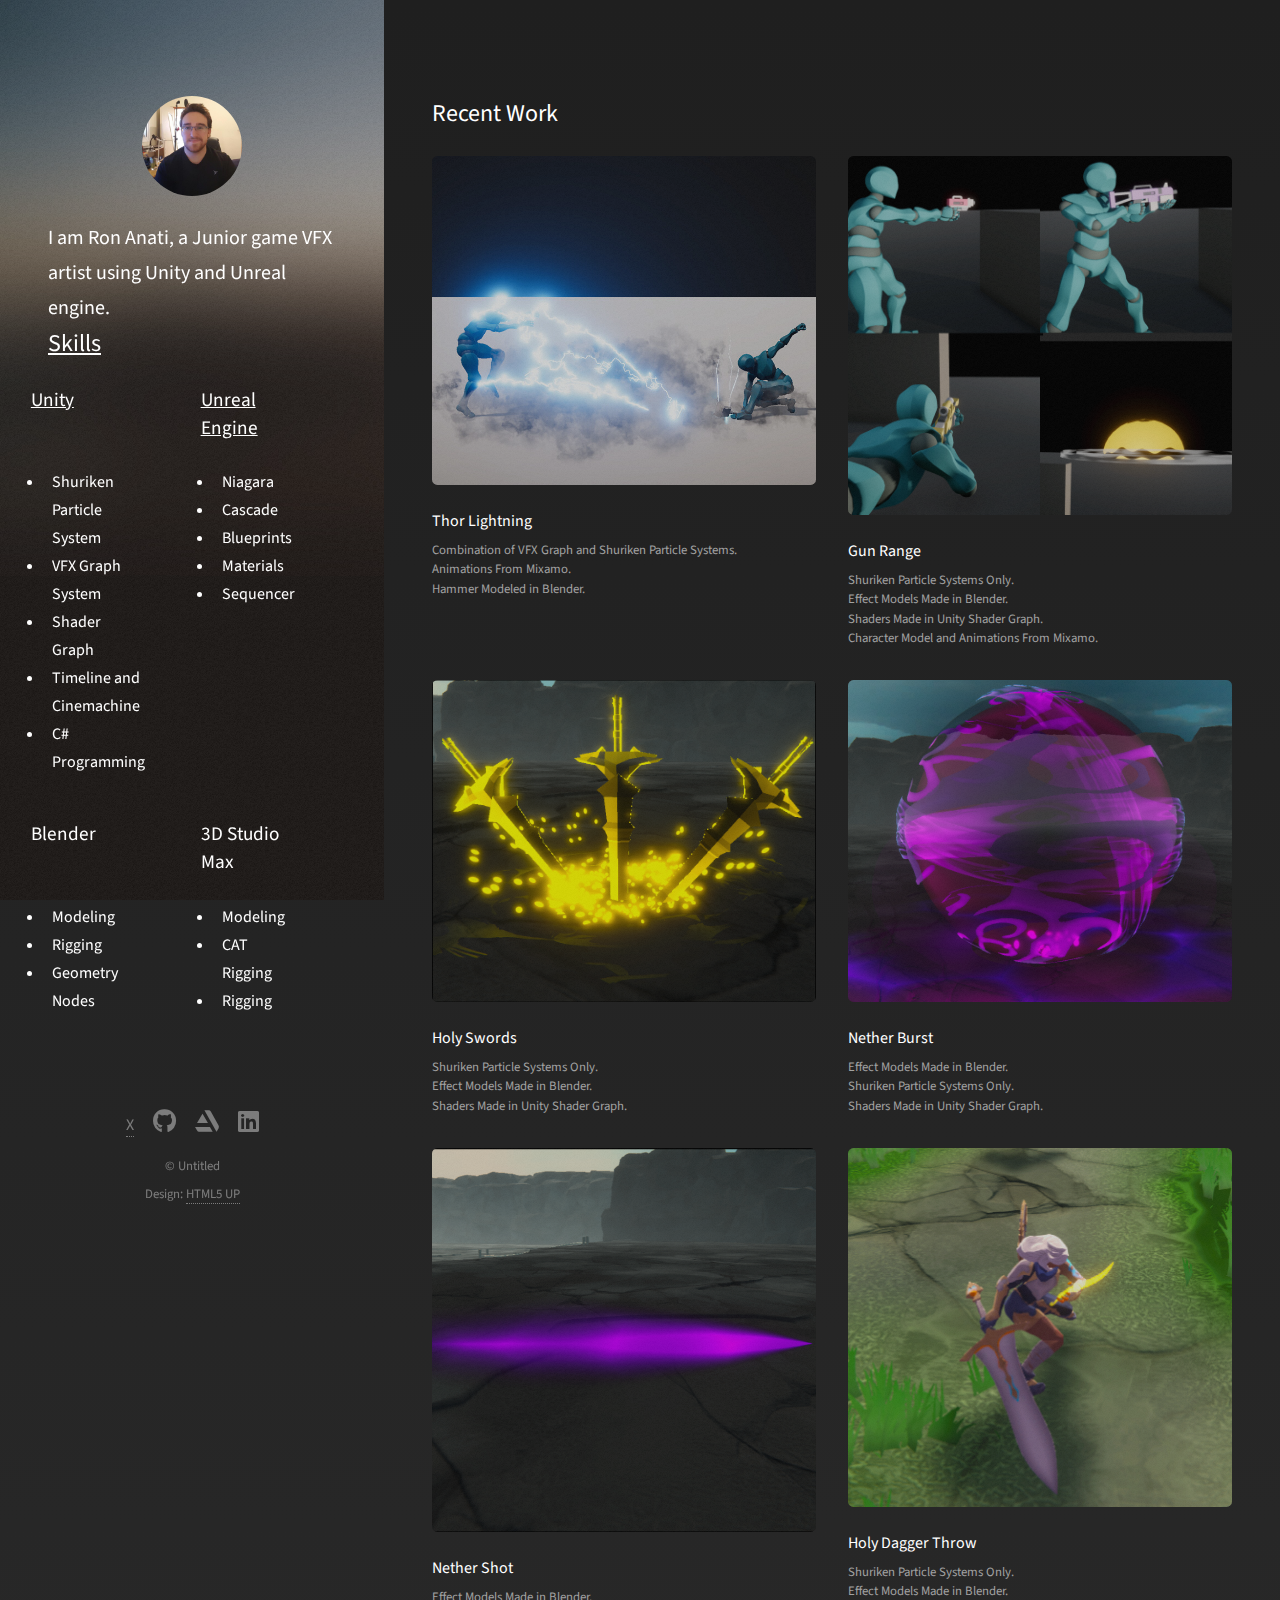
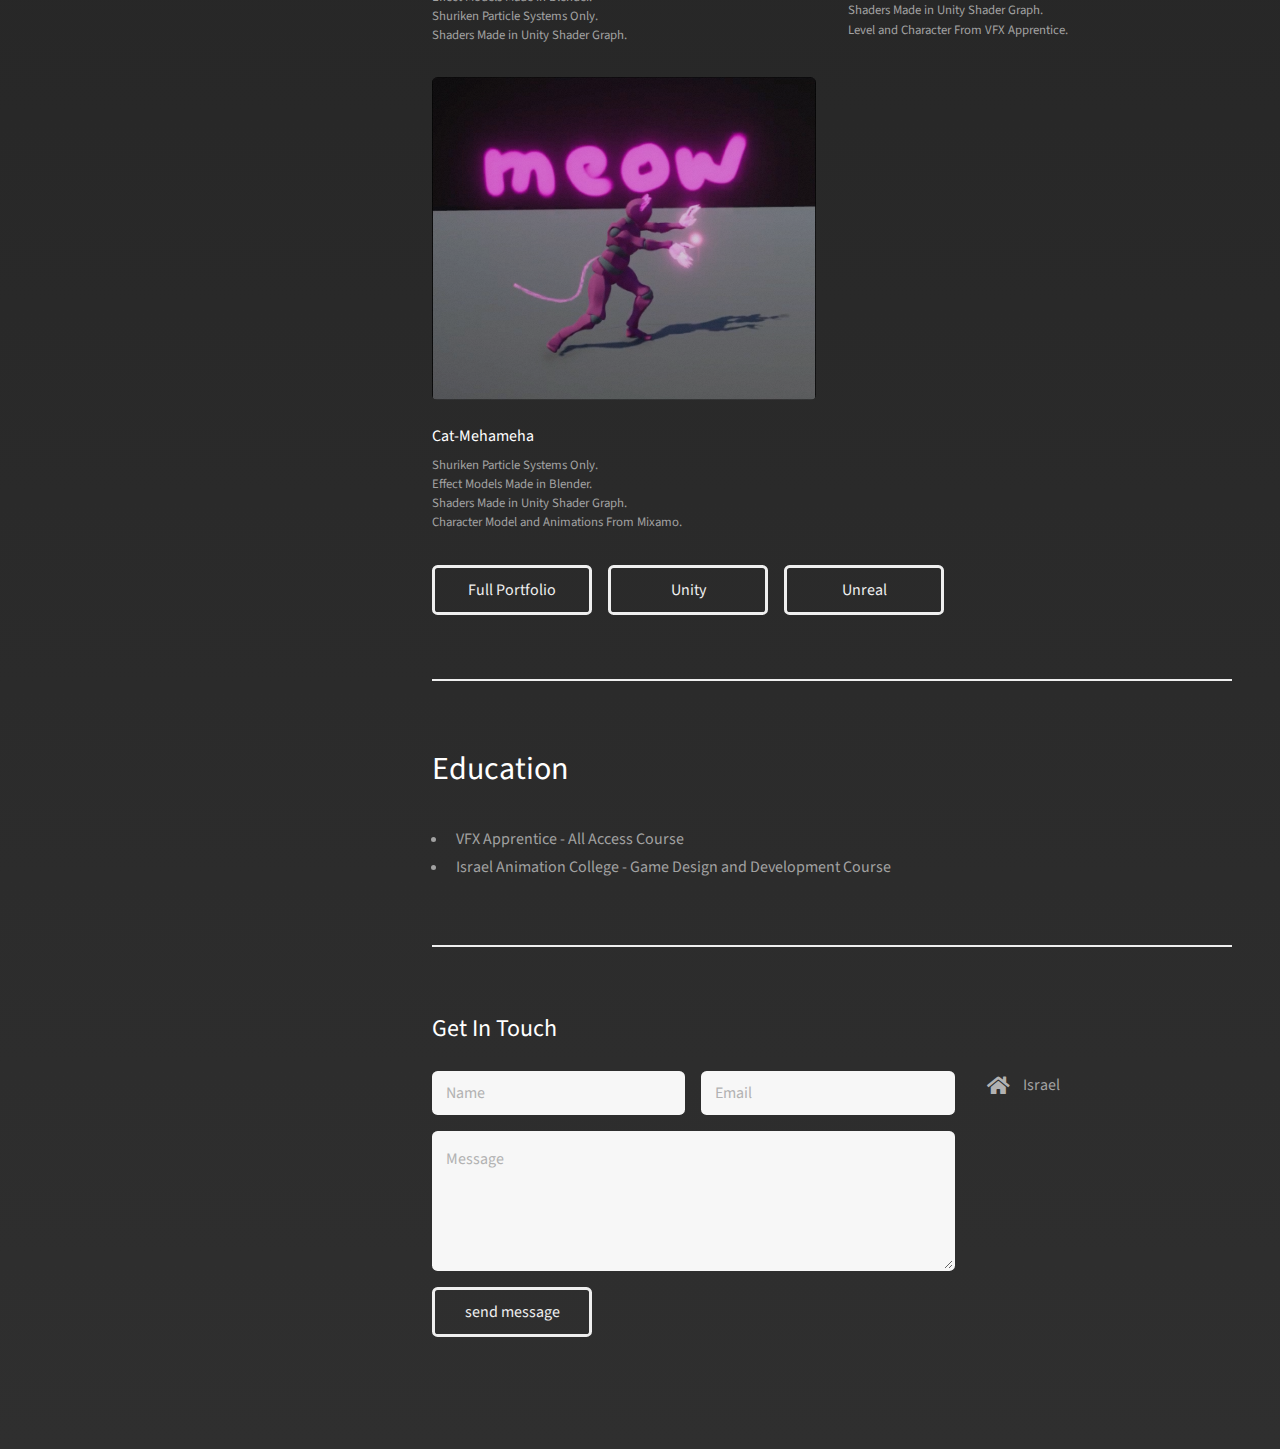
<file: index.html>
<!DOCTYPE HTML>
<!--
	Strata by HTML5 UP
	html5up.net | @ajlkn
	Free for personal and commercial use under the CCA 3.0 license (html5up.net/license)
-->
<html>
	<head>
		<title>Ron Anati's Portfolio</title>
		<meta charset="utf-8" />
		<meta name="viewport" content="width=device-width, initial-scale=1, user-scalable=no" />
		<link rel="stylesheet" href="personalsite/static/assets/css/main.css" />
	</head>
	<body class="is-preload">

		<!-- Header -->
			<header id="header">
				<div class="inner">
					<a href="#" class="image avatar"><img src="personalsite/static/images/ProfilePic.jpeg" alt="" /></a>
					<h1 align=left>I am Ron Anati, a Junior game VFX artist<br />
					using Unity and Unreal engine.</h1>
				</div>
				<h2 align=left><ins><strong> Skills </strong></ins></h2>
<!-- 				<span class="skill-list">
					<h3 align=left> Unity </h3>
					<h3 class=unreal-skills align=left> Unreal Engine </h3>
				</span>
				<span>
					<ul class="Unity">
						<li> Shuriken Particle System </li>
						<li> VFX Graph Systems </li>
						<li> Shader Graph </li>
						<li> Timeline and Cinemachine </li>
						<li> C# Programming </li>
					</ul>
					<ul class="Unreal">
						<li> Niagara </li>
						<li> Cascade </li>
						<li> Blueprints </li>
						<li> Materials </li>
						<li> Sequencer </li>
					</ul>
				</span>
				<span class="skill-list">
					<h3 align=left> Blender </h3>
					<h3 class=auto-skills align=left> 3dsMax </h3>
				</span>
				<span class="modeling-list">
					<ul class="Unity">
						<li> Modeling </li>
						<li> Rigging </li>
					</ul>
					<ul class="auto3ds">
						<li> Modeling </li>
						<li> CAT Rigging </li>
					</ul>
				</span> -->
				<table border="1">
					  <tr>
						  
					    <th align=left colspan=2><strong><u>Unity</u></strong></th>
					    <th>	</th>
					    <th align=left colspan=2 ><strong><u>Unreal Engine</u></strong></td>
					    <th>	</th>
					  </tr>
					  <tr>
					    <td colspan="2">
						<ul>
					        <li>Shuriken Particle System</li>
					        <li>VFX Graph System</li>
					        <li>Shader Graph</li>
							<li>Timeline and Cinemachine</li>
							<li>C# Programming</li>
						</ul>
					    </td>
					    <td>
					  
					    </td>
					    <td colspan="2">
						<ul>
					        <li>Niagara</li>
					        <li>Cascade</li>
					        <li>Blueprints</li>
							<li>Materials</li>
							<li>Sequencer</li>
						</ul>
					    <td>
<!-- 					      <ul>
					        <li>Another Item 1</li>
					        <li>Another Item 2</li>
					        <li>Another Item 3</li>
					      </ul> -->
					    </td>
					  </tr>
					  <tr>
						<th align=left colspan=2 >Blender</th>
						<th>	</th>
						<th align=left colspan=2 >3D Studio Max</td>
						<th>	</th>
					  </tr>
					  <tr>
					    <td>
						<ul>
					        <li>Modeling</li>
					        <li>Rigging</li>
							<li>Geometry Nodes</li>
						</ul>
					    </td>
					    <td>
<!-- 					      <ul>
					        <li>List Item 1</li>
					        <li>List Item 2</li>
					        <li>List Item 3</li>
					      </ul> -->
					    </td>
					    <td></td>
					    <td>
					      <ul>
					        <li>Modeling</li>
					        <li>CAT Rigging</li>
					        <li>Rigging</li>
					      </ul>
					    </td>
					  </tr>
					</table>
					
			</header>

		<!-- Main -->
			<div id="main">

				<!-- One -->

					<section id="one">
						<h2>Recent Work</h2>
						<div class="row">
							<article class="col-6 col-12-xsmall work-item">
								<a href="personalsite/static/images/thumbs/thor-thumb.png" class="image fit thumb"><img src="personalsite/static/images/thumbs/thor-thumb.png" alt="" /></a>
								<h3>Thor Lightning</h3>
								<p>
									Combination of VFX Graph and Shuriken Particle Systems. </br>
									Animations From Mixamo.  </br>
									Hammer Modeled in Blender.
									</p>
									</article>
							<article class="col-6 col-12-xsmall work-item">
								<a href="personalsite/static/images/thumbs/gunRangeThumb.png" class="image fit thumb"><img src="personalsite/static/images/thumbs/gunRangeThumb.png" alt="" /></a>
								<h3>Gun Range</h3>
								<p>
									Shuriken Particle Systems Only. </br>
									Effect Models Made in Blender. </br>
									Shaders Made in Unity Shader Graph. </br>
									Character Model and Animations From Mixamo.
								</p>
							</article>
							<article class="col-6 col-12-xsmall work-item">
								<a href="personalsite/static/images/thumbs/holyswords-thumb.png" class="image fit thumb"><img src="personalsite/static/images/thumbs/holyswords-thumb.png" alt="" /></a>
								<h3>Holy Swords</h3>
								<p>
									Shuriken Particle Systems Only. </br>
									Effect Models Made in Blender. </br>
									Shaders Made in Unity Shader Graph.
								</p>
							</article>
							<article class="col-6 col-12-xsmall work-item">
								<a href="personalsite/static/images/thumbs/netherburst-thumb.png" class="image fit thumb"><img src="personalsite/static/images/thumbs/netherburst-thumb.png" alt="" /></a>
								<h3>Nether Burst</h3>
								<p>
									Effect Models Made in Blender. </br>
									Shuriken Particle Systems Only. </br>
									Shaders Made in Unity Shader Graph.
								</p>
							</article>
							<article class="col-6 col-12-xsmall work-item">
								<a href="personalsite/static/images/thumbs/nethershot-thumb.png" class="image fit thumb"><img src="personalsite/static/images/thumbs/nethershot-thumb.png" alt="" /></a>
								<h3>Nether Shot</h3>
								<p>
									Effect Models Made in Blender. </br>
									Shuriken Particle Systems Only. </br>
									Shaders Made in Unity Shader Graph.
								</p>
							<article class="col-6 col-12-xsmall work-item">
							</article>
								<a href="personalsite/static/images/thumbs/catmehameha-thumb.png" class="image fit thumb"><img src="personalsite/static/images/thumbs/catmehameha-thumb.png" alt="" /></a>
								<h3>Cat-Mehameha</h3>
								<p>
									Shuriken Particle Systems Only. </br>
									Effect Models Made in Blender. </br>
									Shaders Made in Unity Shader Graph. </br>
									Character Model and Animations From Mixamo.
								</p>
							</article>
							<article class="col-6 col-12-xsmall work-item">
								<a href="personalsite/static/images/thumbs/HolyDagger.png" class="image fit thumb"><img src="personalsite/static/images/thumbs/HolyDagger.png" alt="" /></a>
								<h3>Holy Dagger Throw</h3>
								<p>
									Shuriken Particle Systems Only. </br>
									Effect Models Made in Blender. </br>
									Shaders Made in Unity Shader Graph. </br>
									Level and Character From VFX Apprentice.
								</p>
							</article>
<!-- 							<article class="col-6 col-12-xsmall work-item">
								<a href="personalsite/static/images/thumbs/01.jpg class="image fit thumb"><img src="personalsite/static/images/thumbs/01.jpg" alt="" /></a>
								<h3></h3>
								<p>
								</p>
							</article> -->
						</div>
						<ul class="actions">
							<li><a href="#" class="button">Full Portfolio</a></li>
							<li><a href="#" class="button">Unity</a></li>
							<li><a href="#" class="button">Unreal</a></li>
						</ul>
					</section>
					<section id="Two">
						<header class="major">
							<h2>Education</h2>
						</header>
						<p>
							<ul>
								<li> VFX Apprentice - All Access Course </li>
								<li> Israel Animation College - Game Design and Development Course </li>
								</ul>
								</p>
								</section>
					

				<!-- Three -->
					<section id="three">
						<h2>Get In Touch</h2>
						<div class="row">
							<div class="col-8 col-12-small">
								<form method="post" action="mailto:r2g2fx@gmail.com" enctype="text/plain">
									<div class="row gtr-uniform gtr-50">
										<div class="col-6 col-12-xsmall"><input type="text" name="name" id="name" placeholder="Name" /></div>
										<div class="col-6 col-12-xsmall"><input type="email" name="email" id="email" placeholder="Email" /></div>
										<div class="col-12"><textarea name="message" id="message" placeholder="Message" rows="4"></textarea></div>
										<ul class="actions">
											<li><input type="submit" value="send message" /></li>
										</ul>
									</div>
								</form>
							</div>
							<div class="col-4 col-12-small">
								<ul class="labeled-icons">
									<li>
										<h3 class="icon solid fa-home"><span class="label">Address</span></h3>
										Israel
									</li>
<!-- 									<li>
										<h3 class="icon solid fa-mobile-alt"><span class="label">Phone</span></h3>
										054-532-5601
									</li> -->
<!-- 									<li>
										<h3 class="icon solid fa-envelope"><span class="label">Email</span></h3>
										<a href="#">ron@anatifamily.com</a>
									</li> -->
								</ul>
							</div>
						</div>
					</section>

				<!-- Four -->
				<!--
					<section id="four">
						<h2>Elements</h2>

						<section>
							<h4>Text</h4>
							<p>This is <b>bold</b> and this is <strong>strong</strong>. This is <i>italic</i> and this is <em>emphasized</em>.
							This is <sup>superscript</sup> text and this is <sub>subscript</sub> text.
							This is <u>underlined</u> and this is code: <code>for (;;) { ... }</code>. Finally, <a href="#">this is a link</a>.</p>
							<hr />
							<header>
								<h4>Heading with a Subtitle</h4>
								<p>Lorem ipsum dolor sit amet nullam id egestas urna aliquam</p>
							</header>
							<p>Nunc lacinia ante nunc ac lobortis. Interdum adipiscing gravida odio porttitor sem non mi integer non faucibus ornare mi ut ante amet placerat aliquet. Volutpat eu sed ante lacinia sapien lorem accumsan varius montes viverra nibh in adipiscing blandit tempus accumsan.</p>
							<header>
								<h5>Heading with a Subtitle</h5>
								<p>Lorem ipsum dolor sit amet nullam id egestas urna aliquam</p>
							</header>
							<p>Nunc lacinia ante nunc ac lobortis. Interdum adipiscing gravida odio porttitor sem non mi integer non faucibus ornare mi ut ante amet placerat aliquet. Volutpat eu sed ante lacinia sapien lorem accumsan varius montes viverra nibh in adipiscing blandit tempus accumsan.</p>
							<hr />
							<h2>Heading Level 2</h2>
							<h3>Heading Level 3</h3>
							<h4>Heading Level 4</h4>
							<h5>Heading Level 5</h5>
							<h6>Heading Level 6</h6>
							<hr />
							<h5>Blockquote</h5>
							<blockquote>Fringilla nisl. Donec accumsan interdum nisi, quis tincidunt felis sagittis eget tempus euismod. Vestibulum ante ipsum primis in faucibus vestibulum. Blandit adipiscing eu felis iaculis volutpat ac adipiscing accumsan faucibus. Vestibulum ante ipsum primis in faucibus lorem ipsum dolor sit amet nullam adipiscing eu felis.</blockquote>
							<h5>Preformatted</h5>
							<pre><code>i = 0;

while (!deck.isInOrder()) {
print 'Iteration ' + i;
deck.shuffle();
i++;
}

print 'It took ' + i + ' iterations to sort the deck.';</code></pre>
						</section>

						<section>
							<h4>Lists</h4>
							<div class="row">
								<div class="col-6 col-12-xsmall">
									<h5>Unordered</h5>
									<ul>
										<li>Dolor pulvinar etiam magna etiam.</li>
										<li>Sagittis adipiscing lorem eleifend.</li>
										<li>Felis enim feugiat dolore viverra.</li>
									</ul>
									<h5>Alternate</h5>
									<ul class="alt">
										<li>Dolor pulvinar etiam magna etiam.</li>
										<li>Sagittis adipiscing lorem eleifend.</li>
										<li>Felis enim feugiat dolore viverra.</li>
									</ul>
								</div>
								<div class="col-6 col-12-xsmall">
									<h5>Ordered</h5>
									<ol>
										<li>Dolor pulvinar etiam magna etiam.</li>
										<li>Etiam vel felis at lorem sed viverra.</li>
										<li>Felis enim feugiat dolore viverra.</li>
										<li>Dolor pulvinar etiam magna etiam.</li>
										<li>Etiam vel felis at lorem sed viverra.</li>
										<li>Felis enim feugiat dolore viverra.</li>
									</ol>
									<h5>Icons</h5>
									<ul class="icons">
										<li><a href="#" class="icon brands fa-twitter"><span class="label">Twitter</span></a></li>
										<li><a href="#" class="icon brands fa-facebook-f"><span class="label">Facebook</span></a></li>
										<li><a href="#" class="icon brands fa-instagram"><span class="label">Instagram</span></a></li>
										<li><a href="#" class="icon brands fa-github"><span class="label">Github</span></a></li>
										<li><a href="#" class="icon brands fa-dribbble"><span class="label">Dribbble</span></a></li>
										<li><a href="#" class="icon brands fa-tumblr"><span class="label">Tumblr</span></a></li>
									</ul>
								</div>
							</div>
							<h5>Actions</h5>
							<ul class="actions">
								<li><a href="#" class="button primary">Default</a></li>
								<li><a href="#" class="button">Default</a></li>
							</ul>
							<ul class="actions small">
								<li><a href="#" class="button primary small">Small</a></li>
								<li><a href="#" class="button small">Small</a></li>
							</ul>
							<div class="row">
								<div class="col-6 col-12-small">
									<ul class="actions stacked">
										<li><a href="#" class="button primary">Default</a></li>
										<li><a href="#" class="button">Default</a></li>
									</ul>
								</div>
								<div class="col-6 col-12-small">
									<ul class="actions stacked">
										<li><a href="#" class="button primary small">Small</a></li>
										<li><a href="#" class="button small">Small</a></li>
									</ul>
								</div>
								<div class="col-6 col-12-small">
									<ul class="actions stacked">
										<li><a href="#" class="button primary fit">Default</a></li>
										<li><a href="#" class="button fit">Default</a></li>
									</ul>
								</div>
								<div class="col-6 col-12-small">
									<ul class="actions stacked">
										<li><a href="#" class="button primary small fit">Small</a></li>
										<li><a href="#" class="button small fit">Small</a></li>
									</ul>
								</div>
							</div>
						</section>

						<section>
							<h4>Table</h4>
							<h5>Default</h5>
							<div class="table-wrapper">
								<table>
									<thead>
										<tr>
											<th>Name</th>
											<th>Description</th>
											<th>Price</th>
										</tr>
									</thead>
									<tbody>
										<tr>
											<td>Item One</td>
											<td>Ante turpis integer aliquet porttitor.</td>
											<td>29.99</td>
										</tr>
										<tr>
											<td>Item Two</td>
											<td>Vis ac commodo adipiscing arcu aliquet.</td>
											<td>19.99</td>
										</tr>
										<tr>
											<td>Item Three</td>
											<td> Morbi faucibus arcu accumsan lorem.</td>
											<td>29.99</td>
										</tr>
										<tr>
											<td>Item Four</td>
											<td>Vitae integer tempus condimentum.</td>
											<td>19.99</td>
										</tr>
										<tr>
											<td>Item Five</td>
											<td>Ante turpis integer aliquet porttitor.</td>
											<td>29.99</td>
										</tr>
									</tbody>
									<tfoot>
										<tr>
											<td colspan="2"></td>
											<td>100.00</td>
										</tr>
									</tfoot>
								</table>
							</div>

							<h5>Alternate</h5>
							<div class="table-wrapper">
								<table class="alt">
									<thead>
										<tr>
											<th>Name</th>
											<th>Description</th>
											<th>Price</th>
										</tr>
									</thead>
									<tbody>
										<tr>
											<td>Item One</td>
											<td>Ante turpis integer aliquet porttitor.</td>
											<td>29.99</td>
										</tr>
										<tr>
											<td>Item Two</td>
											<td>Vis ac commodo adipiscing arcu aliquet.</td>
											<td>19.99</td>
										</tr>
										<tr>
											<td>Item Three</td>
											<td> Morbi faucibus arcu accumsan lorem.</td>
											<td>29.99</td>
										</tr>
										<tr>
											<td>Item Four</td>
											<td>Vitae integer tempus condimentum.</td>
											<td>19.99</td>
										</tr>
										<tr>
											<td>Item Five</td>
											<td>Ante turpis integer aliquet porttitor.</td>
											<td>29.99</td>
										</tr>
									</tbody>
									<tfoot>
										<tr>
											<td colspan="2"></td>
											<td>100.00</td>
										</tr>
									</tfoot>
								</table>
							</div>
						</section>

						<section>
							<h4>Buttons</h4>
							<ul class="actions">
								<li><a href="#" class="button primary">Primary</a></li>
								<li><a href="#" class="button">Default</a></li>
							</ul>
							<ul class="actions">
								<li><a href="#" class="button large">Large</a></li>
								<li><a href="#" class="button">Default</a></li>
								<li><a href="#" class="button small">Small</a></li>
							</ul>
							<ul class="actions fit">
								<li><a href="#" class="button primary fit">Fit</a></li>
								<li><a href="#" class="button fit">Fit</a></li>
							</ul>
							<ul class="actions fit small">
								<li><a href="#" class="button primary fit small">Fit + Small</a></li>
								<li><a href="#" class="button fit small">Fit + Small</a></li>
							</ul>
							<ul class="actions">
								<li><a href="#" class="button primary icon solid fa-download">Icon</a></li>
								<li><a href="#" class="button icon solid fa-download">Icon</a></li>
							</ul>
							<ul class="actions">
								<li><span class="button primary disabled">Primary</span></li>
								<li><span class="button disabled">Default</span></li>
							</ul>
						</section>

						<section>
							<h4>Form</h4>
							<form method="post" action="#">
								<div class="row gtr-uniform gtr-50">
									<div class="col-6 col-12-xsmall">
										<input type="text" name="demo-name" id="demo-name" value="" placeholder="Name" />
									</div>
									<div class="col-6 col-12-xsmall">
										<input type="email" name="demo-email" id="demo-email" value="" placeholder="Email" />
									</div>
									<div class="col-12">
										<select name="demo-category" id="demo-category">
											<option value="">- Category -</option>
											<option value="1">Manufacturing</option>
											<option value="1">Shipping</option>
											<option value="1">Administration</option>
											<option value="1">Human Resources</option>
										</select>
									</div>
									<div class="col-4 col-12-small">
										<input type="radio" id="demo-priority-low" name="demo-priority" checked>
										<label for="demo-priority-low">Low Priority</label>
									</div>
									<div class="col-4 col-12-small">
										<input type="radio" id="demo-priority-normal" name="demo-priority">
										<label for="demo-priority-normal">Normal Priority</label>
									</div>
									<div class="col-4 col-12-small">
										<input type="radio" id="demo-priority-high" name="demo-priority">
										<label for="demo-priority-high">High Priority</label>
									</div>
									<div class="col-6 col-12-small">
										<input type="checkbox" id="demo-copy" name="demo-copy">
										<label for="demo-copy">Email me a copy of this message</label>
									</div>
									<div class="col-6 col-12-small">
										<input type="checkbox" id="demo-human" name="demo-human" checked>
										<label for="demo-human">I am a human and not a robot</label>
									</div>
									<div class="col-12">
										<textarea name="demo-message" id="demo-message" placeholder="Enter your message" rows="6"></textarea>
									</div>
									<div class="col-12">
										<ul class="actions">
											<li><input type="submit" value="Send Message" class="primary" /></li>
											<li><input type="reset" value="Reset" /></li>
										</ul>
									</div>
								</div>
							</form>
						</section>

						<section>
							<h4>Image</h4>
							<h5>Fit</h5>
							<div class="box alt">
								<div class="row gtr-50 gtr-uniform">
									<div class="col-12"><span class="image fit"><img src="personalsite/static/images/fulls/nethershot-thumb.png" alt="" /></span></div>
									<div class="col-4"><span class="image fit"><img src="personalsite/static/images/thumbs/catmehameha-thumb.png" alt="" /></span></div>
									<div class="col-4"><span class="image fit"><img src="personalsite/static/images/thumbs/thor-thumb.png" alt="" /></span></div>
									<div class="col-4"><span class="image fit"><img src="personalsite/static/images/thumbs/holyswords-thumb.png" alt="" /></span></div>
									<div class="col-4"><span class="image fit"><img src="personalsite/static/images/thumbs/netherburst-thumb.png" alt="" /></span></div>
									<div class="col-4"><span class="image fit"><img src="personalsite/static/images/thumbs/nethershot-thumb.png" alt="" /></span></div>
									<div class="col-4"><span class="image fit"><img src="personalsite/static/images/thumbs/HolyDagger.png" alt="" /></span></div>
									<div class="col-4"><span class="image fit"><img src="personalsite/static/images/thumbs/holyswords-thumb.png" alt="" /></span></div>
									<div class="col-4"><span class="image fit"><img src="personalsite/static/images/thumbs/thor-thumb.png" alt="" /></span></div>
									<div class="col-4"><span class="image fit"><img src="personalsite/static/images/thumbs/cat-mehameha.png" alt="" /></span></div>

								</div>
							</div>
							<h5>Left &amp; Right</h5>
							<p><span class="image left"><img src="personalsite/static/images/avatar.jpg" alt="" /></span>Fringilla nisl. Donec accumsan interdum nisi, quis tincidunt felis sagittis eget. tempus euismod. Vestibulum ante ipsum primis in faucibus vestibulum. Blandit adipiscing eu felis iaculis volutpat ac adipiscing accumsan eu faucibus. Integer ac pellentesque praesent tincidunt felis sagittis eget. tempus euismod. Vestibulum ante ipsum primis in faucibus vestibulum. Blandit adipiscing eu felis iaculis volutpat ac adipiscing accumsan eu faucibus. Integer ac pellentesque praesent. Donec accumsan interdum nisi, quis tincidunt felis sagittis eget. tempus euismod. Vestibulum ante ipsum primis in faucibus vestibulum. Blandit adipiscing eu felis iaculis volutpat ac adipiscing accumsan eu faucibus. Integer ac pellentesque praesent tincidunt felis sagittis eget. tempus euismod. Vestibulum ante ipsum primis in faucibus vestibulum. Blandit adipiscing eu felis iaculis volutpat ac adipiscing accumsan eu faucibus. Integer ac pellentesque praesent.</p>
							<p><span class="image right"><img src="personalsite/static/images/avatar.jpg" alt="" /></span>Fringilla nisl. Donec accumsan interdum nisi, quis tincidunt felis sagittis eget. tempus euismod. Vestibulum ante ipsum primis in faucibus vestibulum. Blandit adipiscing eu felis iaculis volutpat ac adipiscing accumsan eu faucibus. Integer ac pellentesque praesent tincidunt felis sagittis eget. tempus euismod. Vestibulum ante ipsum primis in faucibus vestibulum. Blandit adipiscing eu felis iaculis volutpat ac adipiscing accumsan eu faucibus. Integer ac pellentesque praesent. Donec accumsan interdum nisi, quis tincidunt felis sagittis eget. tempus euismod. Vestibulum ante ipsum primis in faucibus vestibulum. Blandit adipiscing eu felis iaculis volutpat ac adipiscing accumsan eu faucibus. Integer ac pellentesque praesent tincidunt felis sagittis eget. tempus euismod. Vestibulum ante ipsum primis in faucibus vestibulum. Blandit adipiscing eu felis iaculis volutpat ac adipiscing accumsan eu faucibus. Integer ac pellentesque praesent.</p>
						</section>

					</section>
				-->

			</div>

		<!-- Footer -->
			<footer id="footer">
				<div class="inner">
					<ul class="icons">
						<li><a href="https://twitter.com/ViceWolf200" i class="fa-brands fa-square-x-twitter"><span class="label">X</span></a></i></li>
						<li><a href="https://github.com/RGA2019" class="icon brands fa-github"><span class="label">Github</span></a></li>
						<li><i><a href="https://www.artstation.com/r2g2" class="icon brands fa-artstation"><span class="label">Artstation</span></a></i></li>
						<li><i><a href="https://www.linkedin.com/in/ron-anati-89a903211" class="icon brands fa-linkedin"><span class="label">Linkedin</span></a></i></li>
					</ul>
					<ul class="copyright">
						<li>&copy; Untitled</li><li>Design: <a href="http://html5up.net">HTML5 UP</a></li>
					</ul>
				</div>
			</footer>

		<!-- Scripts -->
			<script src="personalsite/static/assets/js/jquery.min.js"></script>
			<script src="personalsite/static/assets/js/jquery.poptrox.min.js"></script>
			<script src="personalsite/static/assets/js/browser.min.js"></script>
			<script src="personalsite/static/assets/js/breakpoints.min.js"></script>
			<script src="personalsite/static/assets/js/util.js"></script>
			<script src="personalsite/static/assets/js/main.js"></script>

	</body>
</html>
</file>
<file: personalsite/static/assets/css/main.css>
@import url("fontawesome-all.min.css");
@import url("https://fonts.googleapis.com/css?family=Source+Sans+Pro:400,400italic");

/*
	Strata by HTML5 UP
	html5up.net | @ajlkn
	Free for personal and commercial use under the CCA 3.0 license (html5up.net/license)
*/

html, body, div, span, applet, object,
iframe, h1, h2, h3, h4, h5, h6, p, blockquote,
pre, a, abbr, acronym, address, big, cite,
code, del, dfn, em, img, ins, kbd, q, s, samp,
small, strike, strong, sub, sup, tt, var, b,
u, i, center, dl, dt, dd, ol, ul, li, fieldset,
form, label, legend, table, caption, tbody,
tfoot, thead, tr, th, td, article, aside,
canvas, details, embed, figure, figcaption,
footer, header, hgroup, menu, nav, output, ruby,
section, summary, time, mark, audio, video {
	margin: 0;
	padding: 0;
	border: 0;
	font-size: 100%;
	font: inherit;
	vertical-align: baseline;}

article, aside, details, figcaption, figure,
footer, header, hgroup, menu, nav, section {
	display: block;}

body {
	line-height: 1;
}

ol, ul {
	list-style: none;
}

blockquote, q {
	quotes: none;
}

	blockquote:before, blockquote:after, q:before, q:after {
		content: '';
		content: none;
	}

table {
	border-collapse: collapse;
	border-spacing: 0;
}

body {
	-webkit-text-size-adjust: none;
}

mark {
	background-color: transparent;
	color: inherit;
}

input::-moz-focus-inner {
	border: 0;
	padding: 0;
}

input, select, textarea {
	-moz-appearance: none;
	-webkit-appearance: none;
	-ms-appearance: none;
	appearance: none;
}

ul.Unity{
	display: inline-block;
	text-align: left;
	float: left;
}

ul.Unreal{
	display: inline-block;
	text-align: left;
}

ul.autods{
	display: inline-block;
	text-align: left;
	float: left;
	margin-right: 80px;
}

.skill-list{
	display: flex; 
	justify-content: space-between;
}

.modeling-list{
	display: flex;
	justify-content: space-between;
	
	
}

.unreal-skills{
	margin-right: 70px;
}
.auto-skills{
	margin-right: 120px;
}

.modeling-skills{
	margin-right: 90px;
}





/* Basic */

	html {
		box-sizing: border-box;
	}

	*, *:before, *:after {
		box-sizing: inherit;
	}

	body {
		background: linear-gradient(to bottom,#1f1f1f,#2f2f2f);
	}

		body.is-preload *, body.is-preload *:before, body.is-preload *:after {
			-moz-animation: none !important;
			-webkit-animation: none !important;
			-ms-animation: none !important;
			animation: none !important;
			-moz-transition: none !important;
			-webkit-transition: none !important;
			-ms-transition: none !important;
			transition: none !important;
		}

	body, input, select, textarea {
		color: #a2a2a2;
		font-family: "Source Sans Pro", Helvetica, sans-serif;
		font-size: 16pt;
		font-weight: 400;
		line-height: 1.75em;
	}

	a {
		-moz-transition: color 0.2s ease-in-out, border-color 0.2s ease-in-out;
		-webkit-transition: color 0.2s ease-in-out, border-color 0.2s ease-in-out;
		-ms-transition: color 0.2s ease-in-out, border-color 0.2s ease-in-out;
		transition: color 0.2s ease-in-out, border-color 0.2s ease-in-out;
		border-bottom: dotted 1px;
		color: #49bf9d;
		text-decoration: none;
	}

		a:hover {
			border-bottom-color: transparent;
			color: #49bf9d !important;
			text-decoration: none;
		}

	strong, b {
		color: #787878;
		font-weight: 400;
	}

	em, i {
		font-style: italic;
	}

	p {
		margin: 0 0 2em 0;
	}

	h1, h2, h3, h4, h5, h6 {
		color: #ffffff;
		font-weight: 400;
		line-height: 1em;
		margin: 0 0 1em 0;
	}

		h1 a, h2 a, h3 a, h4 a, h5 a, h6 a {
			color: inherit;
			text-decoration: none;
		}

	h1 {
		font-size: 2em;
		line-height: 1.5em;
	}

	h2 {
		font-size: 1.5em;
		line-height: 1.5em;
	}

	h3 {
		font-size: 1.25em;
		line-height: 1.5em;
	}

	h4 {
		font-size: 1.1em;
		line-height: 1.5em;
	}

	h5 {
		font-size: 0.9em;
		line-height: 1.5em;
	}

	h6 {
		font-size: 0.7em;
		line-height: 1.5em;
	}

	sub {
		font-size: 0.8em;
		position: relative;
		top: 0.5em;
	}

	sup {
		font-size: 0.8em;
		position: relative;
		top: -0.5em;
	}

	hr {
		border: 0;
		border-bottom: solid 2px #efefef;
		margin: 2em 0;
	}

		hr.major {
			margin: 3em 0;
		}

	blockquote {
		border-left: solid 6px #efefef;
		font-style: italic;
		margin: 0 0 2em 0;
		padding: 0.5em 0 0.5em 1.5em;
	}

	code {
		background: #f7f7f7;
		border-radius: 0.35em;
		border: solid 2px #efefef;
		font-family: "Courier New", monospace;
		font-size: 0.9em;
		margin: 0 0.25em;
		padding: 0.25em 0.65em;
	}

	pre {
		-webkit-overflow-scrolling: touch;
		font-family: "Courier New", monospace;
		font-size: 0.9em;
		margin: 0 0 2em 0;
	}

		pre code {
			display: block;
			line-height: 1.75em;
			padding: 1em 1.5em;
			overflow-x: auto;
		}

	.align-left {
		text-align: left;
	}

	.align-center {
		text-align: center;
	}

	.align-right {
		text-align: right;
	}

/* Container */

	.container {
		margin: 0 auto;
		max-width: calc(100% - 4em);
		width: 100%;
	}

		.container.xsmall {
			width: 25%;
		}

		.container.small {
			width: 50%;
		}

		.container.medium {
			width: 75%;
		}

		.container.large {
			width: 125%;
		}

		.container.xlarge {
			width: 150%;
		}

		.container.max {
			width: 100%;
		}

		@media screen and (max-width: 980px) {

			.container {
				width: 100% !important;
				max-width: 100% !important;
			}

		}

		@media screen and (max-width: 480px) {

			.container {
				max-width: calc(100% - 3em);
			}

		}

/* Row */

	.row {
		display: flex;
		flex-wrap: wrap;
		box-sizing: border-box;
		align-items: stretch;
	}

		.row > * {
			box-sizing: border-box;
		}

		.row.gtr-uniform > * > :last-child {
			margin-bottom: 0;
		}

		.row.aln-left {
			justify-content: flex-start;
		}

		.row.aln-center {
			justify-content: center;
		}

		.row.aln-right {
			justify-content: flex-end;
		}

		.row.aln-top {
			align-items: flex-start;
		}

		.row.aln-middle {
			align-items: center;
		}

		.row.aln-bottom {
			align-items: flex-end;
		}

		.row > .imp {
			order: -1;
		}

		.row > .col-1 {
			width: 8.33333%;
		}

		.row > .off-1 {
			margin-left: 8.33333%;
		}

		.row > .col-2 {
			width: 16.66667%;
		}

		.row > .off-2 {
			margin-left: 16.66667%;
		}

		.row > .col-3 {
			width: 25%;
		}

		.row > .off-3 {
			margin-left: 25%;
		}

		.row > .col-4 {
			width: 33.33333%;
		}

		.row > .off-4 {
			margin-left: 33.33333%;
		}

		.row > .col-5 {
			width: 41.66667%;
		}

		.row > .off-5 {
			margin-left: 41.66667%;
		}

		.row > .col-6 {
			width: 50%;
		}

		.row > .off-6 {
			margin-left: 50%;
		}

		.row > .col-7 {
			width: 58.33333%;
		}

		.row > .off-7 {
			margin-left: 58.33333%;
		}

		.row > .col-8 {
			width: 66.66667%;
		}

		.row > .off-8 {
			margin-left: 66.66667%;
		}

		.row > .col-9 {
			width: 75%;
		}

		.row > .off-9 {
			margin-left: 75%;
		}

		.row > .col-10 {
			width: 83.33333%;
		}

		.row > .off-10 {
			margin-left: 83.33333%;
		}

		.row > .col-11 {
			width: 91.66667%;
		}

		.row > .off-11 {
			margin-left: 91.66667%;
		}

		.row > .col-12 {
			width: 100%;
		}

		.row > .off-12 {
			margin-left: 100%;
		}

		.row.gtr-0 {
			margin-top: 0;
			margin-left: 0em;
		}

			.row.gtr-0 > * {
				padding: 0 0 0 0em;
			}

			.row.gtr-0.gtr-uniform {
				margin-top: 0em;
			}

				.row.gtr-0.gtr-uniform > * {
					padding-top: 0em;
				}

		.row.gtr-25 {
			margin-top: 0;
			margin-left: -0.625em;
		}

			.row.gtr-25 > * {
				padding: 0 0 0 0.625em;
			}

			.row.gtr-25.gtr-uniform {
				margin-top: -0.625em;
			}

				.row.gtr-25.gtr-uniform > * {
					padding-top: 0.625em;
				}

		.row.gtr-50 {
			margin-top: 0;
			margin-left: -1.25em;
		}

			.row.gtr-50 > * {
				padding: 0 0 0 1.25em;
			}

			.row.gtr-50.gtr-uniform {
				margin-top: -1.25em;
			}

				.row.gtr-50.gtr-uniform > * {
					padding-top: 1.25em;
				}

		.row {
			margin-top: 0;
			margin-left: -2.5em;
		}

			.row > * {
				padding: 0 0 0 2.5em;
			}

			.row.gtr-uniform {
				margin-top: -2.5em;
			}

				.row.gtr-uniform > * {
					padding-top: 2.5em;
				}

		.row.gtr-150 {
			margin-top: 0;
			margin-left: -3.75em;
		}

			.row.gtr-150 > * {
				padding: 0 0 0 3.75em;
			}

			.row.gtr-150.gtr-uniform {
				margin-top: -3.75em;
			}

				.row.gtr-150.gtr-uniform > * {
					padding-top: 3.75em;
				}

		.row.gtr-200 {
			margin-top: 0;
			margin-left: -5em;
		}

			.row.gtr-200 > * {
				padding: 0 0 0 5em;
			}

			.row.gtr-200.gtr-uniform {
				margin-top: -5em;
			}

				.row.gtr-200.gtr-uniform > * {
					padding-top: 5em;
				}

		@media screen and (max-width: 1800px) {

			.row {
				display: flex;
				flex-wrap: wrap;
				box-sizing: border-box;
				align-items: stretch;
			}

				.row > * {
					box-sizing: border-box;
				}

				.row.gtr-uniform > * > :last-child {
					margin-bottom: 0;
				}

				.row.aln-left {
					justify-content: flex-start;
				}

				.row.aln-center {
					justify-content: center;
				}

				.row.aln-right {
					justify-content: flex-end;
				}

				.row.aln-top {
					align-items: flex-start;
				}

				.row.aln-middle {
					align-items: center;
				}

				.row.aln-bottom {
					align-items: flex-end;
				}

				.row > .imp-xlarge {
					order: -1;
				}

				.row > .col-1-xlarge {
					width: 8.33333%;
				}

				.row > .off-1-xlarge {
					margin-left: 8.33333%;
				}

				.row > .col-2-xlarge {
					width: 16.66667%;
				}

				.row > .off-2-xlarge {
					margin-left: 16.66667%;
				}

				.row > .col-3-xlarge {
					width: 25%;
				}

				.row > .off-3-xlarge {
					margin-left: 25%;
				}

				.row > .col-4-xlarge {
					width: 33.33333%;
				}

				.row > .off-4-xlarge {
					margin-left: 33.33333%;
				}

				.row > .col-5-xlarge {
					width: 41.66667%;
				}

				.row > .off-5-xlarge {
					margin-left: 41.66667%;
				}

				.row > .col-6-xlarge {
					width: 50%;
				}

				.row > .off-6-xlarge {
					margin-left: 50%;
				}

				.row > .col-7-xlarge {
					width: 58.33333%;
				}

				.row > .off-7-xlarge {
					margin-left: 58.33333%;
				}

				.row > .col-8-xlarge {
					width: 66.66667%;
				}

				.row > .off-8-xlarge {
					margin-left: 66.66667%;
				}

				.row > .col-9-xlarge {
					width: 75%;
				}

				.row > .off-9-xlarge {
					margin-left: 75%;
				}

				.row > .col-10-xlarge {
					width: 83.33333%;
				}

				.row > .off-10-xlarge {
					margin-left: 83.33333%;
				}

				.row > .col-11-xlarge {
					width: 91.66667%;
				}

				.row > .off-11-xlarge {
					margin-left: 91.66667%;
				}

				.row > .col-12-xlarge {
					width: 100%;
				}

				.row > .off-12-xlarge {
					margin-left: 100%;
				}

				.row.gtr-0 {
					margin-top: 0;
					margin-left: 0em;
				}

					.row.gtr-0 > * {
						padding: 0 0 0 0em;
					}

					.row.gtr-0.gtr-uniform {
						margin-top: 0em;
					}

						.row.gtr-0.gtr-uniform > * {
							padding-top: 0em;
						}

				.row.gtr-25 {
					margin-top: 0;
					margin-left: -0.625em;
				}

					.row.gtr-25 > * {
						padding: 0 0 0 0.625em;
					}

					.row.gtr-25.gtr-uniform {
						margin-top: -0.625em;
					}

						.row.gtr-25.gtr-uniform > * {
							padding-top: 0.625em;
						}

				.row.gtr-50 {
					margin-top: 0;
					margin-left: -1.25em;
				}

					.row.gtr-50 > * {
						padding: 0 0 0 1.25em;
					}

					.row.gtr-50.gtr-uniform {
						margin-top: -1.25em;
					}

						.row.gtr-50.gtr-uniform > * {
							padding-top: 1.25em;
						}

				.row {
					margin-top: 0;
					margin-left: -2.5em;
				}

					.row > * {
						padding: 0 0 0 2.5em;
					}

					.row.gtr-uniform {
						margin-top: -2.5em;
					}

						.row.gtr-uniform > * {
							padding-top: 2.5em;
						}

				.row.gtr-150 {
					margin-top: 0;
					margin-left: -3.75em;
				}

					.row.gtr-150 > * {
						padding: 0 0 0 3.75em;
					}

					.row.gtr-150.gtr-uniform {
						margin-top: -3.75em;
					}

						.row.gtr-150.gtr-uniform > * {
							padding-top: 3.75em;
						}

				.row.gtr-200 {
					margin-top: 0;
					margin-left: -5em;
				}

					.row.gtr-200 > * {
						padding: 0 0 0 5em;
					}

					.row.gtr-200.gtr-uniform {
						margin-top: -5em;
					}

						.row.gtr-200.gtr-uniform > * {
							padding-top: 5em;
						}

		}

		@media screen and (max-width: 1280px) {

			.row {
				display: flex;
				flex-wrap: wrap;
				box-sizing: border-box;
				align-items: stretch;
			}

				.row > * {
					box-sizing: border-box;
				}

				.row.gtr-uniform > * > :last-child {
					margin-bottom: 0;
				}

				.row.aln-left {
					justify-content: flex-start;
				}

				.row.aln-center {
					justify-content: center;
				}

				.row.aln-right {
					justify-content: flex-end;
				}

				.row.aln-top {
					align-items: flex-start;
				}

				.row.aln-middle {
					align-items: center;
				}

				.row.aln-bottom {
					align-items: flex-end;
				}

				.row > .imp-large {
					order: -1;
				}

				.row > .col-1-large {
					width: 8.33333%;
				}

				.row > .off-1-large {
					margin-left: 8.33333%;
				}

				.row > .col-2-large {
					width: 16.66667%;
				}

				.row > .off-2-large {
					margin-left: 16.66667%;
				}

				.row > .col-3-large {
					width: 25%;
				}

				.row > .off-3-large {
					margin-left: 25%;
				}

				.row > .col-4-large {
					width: 33.33333%;
				}

				.row > .off-4-large {
					margin-left: 33.33333%;
				}

				.row > .col-5-large {
					width: 41.66667%;
				}

				.row > .off-5-large {
					margin-left: 41.66667%;
				}

				.row > .col-6-large {
					width: 50%;
				}

				.row > .off-6-large {
					margin-left: 50%;
				}

				.row > .col-7-large {
					width: 58.33333%;
				}

				.row > .off-7-large {
					margin-left: 58.33333%;
				}

				.row > .col-8-large {
					width: 66.66667%;
				}

				.row > .off-8-large {
					margin-left: 66.66667%;
				}

				.row > .col-9-large {
					width: 75%;
				}

				.row > .off-9-large {
					margin-left: 75%;
				}

				.row > .col-10-large {
					width: 83.33333%;
				}

				.row > .off-10-large {
					margin-left: 83.33333%;
				}

				.row > .col-11-large {
					width: 91.66667%;
				}

				.row > .off-11-large {
					margin-left: 91.66667%;
				}

				.row > .col-12-large {
					width: 100%;
				}

				.row > .off-12-large {
					margin-left: 100%;
				}

				.row.gtr-0 {
					margin-top: 0;
					margin-left: 0em;
				}

					.row.gtr-0 > * {
						padding: 0 0 0 0em;
					}

					.row.gtr-0.gtr-uniform {
						margin-top: 0em;
					}

						.row.gtr-0.gtr-uniform > * {
							padding-top: 0em;
						}

				.row.gtr-25 {
					margin-top: 0;
					margin-left: -0.5em;
				}

					.row.gtr-25 > * {
						padding: 0 0 0 0.5em;
					}

					.row.gtr-25.gtr-uniform {
						margin-top: -0.5em;
					}

						.row.gtr-25.gtr-uniform > * {
							padding-top: 0.5em;
						}

				.row.gtr-50 {
					margin-top: 0;
					margin-left: -1em;
				}

					.row.gtr-50 > * {
						padding: 0 0 0 1em;
					}

					.row.gtr-50.gtr-uniform {
						margin-top: -1em;
					}

						.row.gtr-50.gtr-uniform > * {
							padding-top: 1em;
						}

				.row {
					margin-top: 0;
					margin-left: -2em;
				}

					.row > * {
						padding: 0 0 0 2em;
					}

					.row.gtr-uniform {
						margin-top: -2em;
					}

						.row.gtr-uniform > * {
							padding-top: 2em;
						}

				.row.gtr-150 {
					margin-top: 0;
					margin-left: -3em;
				}

					.row.gtr-150 > * {
						padding: 0 0 0 3em;
					}

					.row.gtr-150.gtr-uniform {
						margin-top: -3em;
					}

						.row.gtr-150.gtr-uniform > * {
							padding-top: 3em;
						}

				.row.gtr-200 {
					margin-top: 0;
					margin-left: -4em;
				}

					.row.gtr-200 > * {
						padding: 0 0 0 4em;
					}

					.row.gtr-200.gtr-uniform {
						margin-top: -4em;
					}

						.row.gtr-200.gtr-uniform > * {
							padding-top: 4em;
						}

		}

		@media screen and (max-width: 980px) {

			.row {
				display: flex;
				flex-wrap: wrap;
				box-sizing: border-box;
				align-items: stretch;
			}

				.row > * {
					box-sizing: border-box;
				}

				.row.gtr-uniform > * > :last-child {
					margin-bottom: 0;
				}

				.row.aln-left {
					justify-content: flex-start;
				}

				.row.aln-center {
					justify-content: center;
				}

				.row.aln-right {
					justify-content: flex-end;
				}

				.row.aln-top {
					align-items: flex-start;
				}

				.row.aln-middle {
					align-items: center;
				}

				.row.aln-bottom {
					align-items: flex-end;
				}

				.row > .imp-medium {
					order: -1;
				}

				.row > .col-1-medium {
					width: 8.33333%;
				}

				.row > .off-1-medium {
					margin-left: 8.33333%;
				}

				.row > .col-2-medium {
					width: 16.66667%;
				}

				.row > .off-2-medium {
					margin-left: 16.66667%;
				}

				.row > .col-3-medium {
					width: 25%;
				}

				.row > .off-3-medium {
					margin-left: 25%;
				}

				.row > .col-4-medium {
					width: 33.33333%;
				}

				.row > .off-4-medium {
					margin-left: 33.33333%;
				}

				.row > .col-5-medium {
					width: 41.66667%;
				}

				.row > .off-5-medium {
					margin-left: 41.66667%;
				}

				.row > .col-6-medium {
					width: 50%;
				}

				.row > .off-6-medium {
					margin-left: 50%;
				}

				.row > .col-7-medium {
					width: 58.33333%;
				}

				.row > .off-7-medium {
					margin-left: 58.33333%;
				}

				.row > .col-8-medium {
					width: 66.66667%;
				}

				.row > .off-8-medium {
					margin-left: 66.66667%;
				}

				.row > .col-9-medium {
					width: 75%;
				}

				.row > .off-9-medium {
					margin-left: 75%;
				}

				.row > .col-10-medium {
					width: 83.33333%;
				}

				.row > .off-10-medium {
					margin-left: 83.33333%;
				}

				.row > .col-11-medium {
					width: 91.66667%;
				}

				.row > .off-11-medium {
					margin-left: 91.66667%;
				}

				.row > .col-12-medium {
					width: 100%;
				}

				.row > .off-12-medium {
					margin-left: 100%;
				}

				.row.gtr-0 {
					margin-top: 0;
					margin-left: 0em;
				}

					.row.gtr-0 > * {
						padding: 0 0 0 0em;
					}

					.row.gtr-0.gtr-uniform {
						margin-top: 0em;
					}

						.row.gtr-0.gtr-uniform > * {
							padding-top: 0em;
						}

				.row.gtr-25 {
					margin-top: 0;
					margin-left: -0.5em;
				}

					.row.gtr-25 > * {
						padding: 0 0 0 0.5em;
					}

					.row.gtr-25.gtr-uniform {
						margin-top: -0.5em;
					}

						.row.gtr-25.gtr-uniform > * {
							padding-top: 0.5em;
						}

				.row.gtr-50 {
					margin-top: 0;
					margin-left: -1em;
				}

					.row.gtr-50 > * {
						padding: 0 0 0 1em;
					}

					.row.gtr-50.gtr-uniform {
						margin-top: -1em;
					}

						.row.gtr-50.gtr-uniform > * {
							padding-top: 1em;
						}

				.row {
					margin-top: 0;
					margin-left: -2em;
				}

					.row > * {
						padding: 0 0 0 2em;
					}

					.row.gtr-uniform {
						margin-top: -2em;
					}

						.row.gtr-uniform > * {
							padding-top: 2em;
						}

				.row.gtr-150 {
					margin-top: 0;
					margin-left: -3em;
				}

					.row.gtr-150 > * {
						padding: 0 0 0 3em;
					}

					.row.gtr-150.gtr-uniform {
						margin-top: -3em;
					}

						.row.gtr-150.gtr-uniform > * {
							padding-top: 3em;
						}

				.row.gtr-200 {
					margin-top: 0;
					margin-left: -4em;
				}

					.row.gtr-200 > * {
						padding: 0 0 0 4em;
					}

					.row.gtr-200.gtr-uniform {
						margin-top: -4em;
					}

						.row.gtr-200.gtr-uniform > * {
							padding-top: 4em;
						}

		}

		@media screen and (max-width: 736px) {

			.row {
				display: flex;
				flex-wrap: wrap;
				box-sizing: border-box;
				align-items: stretch;
			}

				.row > * {
					box-sizing: border-box;
				}

				.row.gtr-uniform > * > :last-child {
					margin-bottom: 0;
				}

				.row.aln-left {
					justify-content: flex-start;
				}

				.row.aln-center {
					justify-content: center;
				}

				.row.aln-right {
					justify-content: flex-end;
				}

				.row.aln-top {
					align-items: flex-start;
				}

				.row.aln-middle {
					align-items: center;
				}

				.row.aln-bottom {
					align-items: flex-end;
				}

				.row > .imp-small {
					order: -1;
				}

				.row > .col-1-small {
					width: 8.33333%;
				}

				.row > .off-1-small {
					margin-left: 8.33333%;
				}

				.row > .col-2-small {
					width: 16.66667%;
				}

				.row > .off-2-small {
					margin-left: 16.66667%;
				}

				.row > .col-3-small {
					width: 25%;
				}

				.row > .off-3-small {
					margin-left: 25%;
				}

				.row > .col-4-small {
					width: 33.33333%;
				}

				.row > .off-4-small {
					margin-left: 33.33333%;
				}

				.row > .col-5-small {
					width: 41.66667%;
				}

				.row > .off-5-small {
					margin-left: 41.66667%;
				}

				.row > .col-6-small {
					width: 50%;
				}

				.row > .off-6-small {
					margin-left: 50%;
				}

				.row > .col-7-small {
					width: 58.33333%;
				}

				.row > .off-7-small {
					margin-left: 58.33333%;
				}

				.row > .col-8-small {
					width: 66.66667%;
				}

				.row > .off-8-small {
					margin-left: 66.66667%;
				}

				.row > .col-9-small {
					width: 75%;
				}

				.row > .off-9-small {
					margin-left: 75%;
				}

				.row > .col-10-small {
					width: 83.33333%;
				}

				.row > .off-10-small {
					margin-left: 83.33333%;
				}

				.row > .col-11-small {
					width: 91.66667%;
				}

				.row > .off-11-small {
					margin-left: 91.66667%;
				}

				.row > .col-12-small {
					width: 100%;
				}

				.row > .off-12-small {
					margin-left: 100%;
				}

				.row.gtr-0 {
					margin-top: 0;
					margin-left: 0em;
				}

					.row.gtr-0 > * {
						padding: 0 0 0 0em;
					}

					.row.gtr-0.gtr-uniform {
						margin-top: 0em;
					}

						.row.gtr-0.gtr-uniform > * {
							padding-top: 0em;
						}

				.row.gtr-25 {
					margin-top: 0;
					margin-left: -0.375em;
				}

					.row.gtr-25 > * {
						padding: 0 0 0 0.375em;
					}

					.row.gtr-25.gtr-uniform {
						margin-top: -0.375em;
					}

						.row.gtr-25.gtr-uniform > * {
							padding-top: 0.375em;
						}

				.row.gtr-50 {
					margin-top: 0;
					margin-left: -0.75em;
				}

					.row.gtr-50 > * {
						padding: 0 0 0 0.75em;
					}

					.row.gtr-50.gtr-uniform {
						margin-top: -0.75em;
					}

						.row.gtr-50.gtr-uniform > * {
							padding-top: 0.75em;
						}

				.row {
					margin-top: 0;
					margin-left: -1.5em;
				}

					.row > * {
						padding: 0 0 0 1.5em;
					}

					.row.gtr-uniform {
						margin-top: -1.5em;
					}

						.row.gtr-uniform > * {
							padding-top: 1.5em;
						}

				.row.gtr-150 {
					margin-top: 0;
					margin-left: -2.25em;
				}

					.row.gtr-150 > * {
						padding: 0 0 0 2.25em;
					}

					.row.gtr-150.gtr-uniform {
						margin-top: -2.25em;
					}

						.row.gtr-150.gtr-uniform > * {
							padding-top: 2.25em;
						}

				.row.gtr-200 {
					margin-top: 0;
					margin-left: -3em;
				}

					.row.gtr-200 > * {
						padding: 0 0 0 3em;
					}

					.row.gtr-200.gtr-uniform {
						margin-top: -3em;
					}

						.row.gtr-200.gtr-uniform > * {
							padding-top: 3em;
						}

		}

		@media screen and (max-width: 480px) {

			.row {
				display: flex;
				flex-wrap: wrap;
				box-sizing: border-box;
				align-items: stretch;
			}

				.row > * {
					box-sizing: border-box;
				}

				.row.gtr-uniform > * > :last-child {
					margin-bottom: 0;
				}

				.row.aln-left {
					justify-content: flex-start;
				}

				.row.aln-center {
					justify-content: center;
				}

				.row.aln-right {
					justify-content: flex-end;
				}

				.row.aln-top {
					align-items: flex-start;
				}

				.row.aln-middle {
					align-items: center;
				}

				.row.aln-bottom {
					align-items: flex-end;
				}

				.row > .imp-xsmall {
					order: -1;
				}

				.row > .col-1-xsmall {
					width: 8.33333%;
				}

				.row > .off-1-xsmall {
					margin-left: 8.33333%;
				}

				.row > .col-2-xsmall {
					width: 16.66667%;
				}

				.row > .off-2-xsmall {
					margin-left: 16.66667%;
				}

				.row > .col-3-xsmall {
					width: 25%;
				}

				.row > .off-3-xsmall {
					margin-left: 25%;
				}

				.row > .col-4-xsmall {
					width: 33.33333%;
				}

				.row > .off-4-xsmall {
					margin-left: 33.33333%;
				}

				.row > .col-5-xsmall {
					width: 41.66667%;
				}

				.row > .off-5-xsmall {
					margin-left: 41.66667%;
				}

				.row > .col-6-xsmall {
					width: 50%;
				}

				.row > .off-6-xsmall {
					margin-left: 50%;
				}

				.row > .col-7-xsmall {
					width: 58.33333%;
				}

				.row > .off-7-xsmall {
					margin-left: 58.33333%;
				}

				.row > .col-8-xsmall {
					width: 66.66667%;
				}

				.row > .off-8-xsmall {
					margin-left: 66.66667%;
				}

				.row > .col-9-xsmall {
					width: 75%;
				}

				.row > .off-9-xsmall {
					margin-left: 75%;
				}

				.row > .col-10-xsmall {
					width: 83.33333%;
				}

				.row > .off-10-xsmall {
					margin-left: 83.33333%;
				}

				.row > .col-11-xsmall {
					width: 91.66667%;
				}

				.row > .off-11-xsmall {
					margin-left: 91.66667%;
				}

				.row > .col-12-xsmall {
					width: 100%;
				}

				.row > .off-12-xsmall {
					margin-left: 100%;
				}

				.row.gtr-0 {
					margin-top: 0;
					margin-left: 0em;
				}

					.row.gtr-0 > * {
						padding: 0 0 0 0em;
					}

					.row.gtr-0.gtr-uniform {
						margin-top: 0em;
					}

						.row.gtr-0.gtr-uniform > * {
							padding-top: 0em;
						}

				.row.gtr-25 {
					margin-top: 0;
					margin-left: -0.375em;
				}

					.row.gtr-25 > * {
						padding: 0 0 0 0.375em;
					}

					.row.gtr-25.gtr-uniform {
						margin-top: -0.375em;
					}

						.row.gtr-25.gtr-uniform > * {
							padding-top: 0.375em;
						}

				.row.gtr-50 {
					margin-top: 0;
					margin-left: -0.75em;
				}

					.row.gtr-50 > * {
						padding: 0 0 0 0.75em;
					}

					.row.gtr-50.gtr-uniform {
						margin-top: -0.75em;
					}

						.row.gtr-50.gtr-uniform > * {
							padding-top: 0.75em;
						}

				.row {
					margin-top: 0;
					margin-left: -1.5em;
				}

					.row > * {
						padding: 0 0 0 1.5em;
					}

					.row.gtr-uniform {
						margin-top: -1.5em;
					}

						.row.gtr-uniform > * {
							padding-top: 1.5em;
						}

				.row.gtr-150 {
					margin-top: 0;
					margin-left: -2.25em;
				}

					.row.gtr-150 > * {
						padding: 0 0 0 2.25em;
					}

					.row.gtr-150.gtr-uniform {
						margin-top: -2.25em;
					}

						.row.gtr-150.gtr-uniform > * {
							padding-top: 2.25em;
						}

				.row.gtr-200 {
					margin-top: 0;
					margin-left: -3em;
				}

					.row.gtr-200 > * {
						padding: 0 0 0 3em;
					}

					.row.gtr-200.gtr-uniform {
						margin-top: -3em;
					}

						.row.gtr-200.gtr-uniform > * {
							padding-top: 3em;
						}

		}

/* Section/Article */

	section.special, article.special {
		text-align: center;
	}

	header p {
		color: #b2b2b2;
		position: relative;
		margin: 0 0 1.5em 0;
	}

	header h2 + p {
		font-size: 1.25em;
		margin-top: -1em;
		line-height: 1.5em;
	}

	header h3 + p {
		font-size: 1.1em;
		margin-top: -0.8em;
		line-height: 1.5em;
	}

	header h4 + p,
	header h5 + p,
	header h6 + p {
		font-size: 0.9em;
		margin-top: -0.6em;
		line-height: 1.5em;
	}

	header.major h2 {
		font-size: 2em;
	}

/* Form */

	form {
		margin: 0 0 2em 0;
	}

	label {
		color: #787878;
		display: block;
		font-size: 0.9em;
		font-weight: 400;
		margin: 0 0 1em 0;
	}

	input[type="text"],
	input[type="password"],
	input[type="email"],
	select,
	textarea {
		-moz-appearance: none;
		-webkit-appearance: none;
		-ms-appearance: none;
		appearance: none;
		background: #f7f7f7;
		border-radius: 0.35em;
		border: solid 2px transparent;
		color: inherit;
		display: block;
		outline: 0;
		padding: 0 0.75em;
		text-decoration: none;
		width: 100%;
	}

		input[type="text"]:invalid,
		input[type="password"]:invalid,
		input[type="email"]:invalid,
		select:invalid,
		textarea:invalid {
			box-shadow: none;
		}

		input[type="text"]:focus,
		input[type="password"]:focus,
		input[type="email"]:focus,
		select:focus,
		textarea:focus {
			border-color: #49bf9d;
		}

	select {
		background-image: url("data:image/svg+xml;charset=utf8,%3Csvg xmlns='http://www.w3.org/2000/svg' width='40' height='40' preserveAspectRatio='none' viewBox='0 0 40 40'%3E%3Cpath d='M9.4,12.3l10.4,10.4l10.4-10.4c0.2-0.2,0.5-0.4,0.9-0.4c0.3,0,0.6,0.1,0.9,0.4l3.3,3.3c0.2,0.2,0.4,0.5,0.4,0.9 c0,0.4-0.1,0.6-0.4,0.9L20.7,31.9c-0.2,0.2-0.5,0.4-0.9,0.4c-0.3,0-0.6-0.1-0.9-0.4L4.3,17.3c-0.2-0.2-0.4-0.5-0.4-0.9 c0-0.4,0.1-0.6,0.4-0.9l3.3-3.3c0.2-0.2,0.5-0.4,0.9-0.4S9.1,12.1,9.4,12.3z' fill='%23dfdfdf' /%3E%3C/svg%3E");
		background-size: 1.25rem;
		background-repeat: no-repeat;
		background-position: calc(100% - 1rem) center;
		height: 2.75em;
		padding-right: 2.75em;
		text-overflow: ellipsis;
	}

		select option {
			color: #787878;
			background: #fff;
		}

		select:focus::-ms-value {
			background-color: transparent;
		}

		select::-ms-expand {
			display: none;
		}

	input[type="text"],
	input[type="password"],
	input[type="email"],
	select {
		height: 2.75em;
	}

	textarea {
		padding: 0.75em;
	}

	input[type="checkbox"],
	input[type="radio"] {
		-moz-appearance: none;
		-webkit-appearance: none;
		-ms-appearance: none;
		appearance: none;
		display: block;
		float: left;
		margin-right: -2em;
		opacity: 0;
		width: 1em;
		z-index: -1;
	}

		input[type="checkbox"] + label,
		input[type="radio"] + label {
			text-decoration: none;
			color: #a2a2a2;
			cursor: pointer;
			display: inline-block;
			font-size: 1em;
			font-weight: 400;
			padding-left: 2.4em;
			padding-right: 0.75em;
			position: relative;
		}

			input[type="checkbox"] + label:before,
			input[type="radio"] + label:before {
				-moz-osx-font-smoothing: grayscale;
				-webkit-font-smoothing: antialiased;
				display: inline-block;
				font-style: normal;
				font-variant: normal;
				text-rendering: auto;
				line-height: 1;
				text-transform: none !important;
				font-family: 'Font Awesome 5 Free';
				font-weight: 900;
			}

			input[type="checkbox"] + label:before,
			input[type="radio"] + label:before {
				background: #f7f7f7;
				border-radius: 0.35em;
				border: solid 2px transparent;
				content: '';
				display: inline-block;
				font-size: 0.8em;
				height: 2.0625em;
				left: 0;
				line-height: 1.85625em;
				position: absolute;
				text-align: center;
				top: 0;
				width: 2.0625em;
			}

		input[type="checkbox"]:checked + label:before,
		input[type="radio"]:checked + label:before {
			background: #787878;
			border-color: #787878;
			color: #fff;
			content: '\f00c';
		}

		input[type="checkbox"]:focus + label:before,
		input[type="radio"]:focus + label:before {
			border-color: #49bf9d;
		}

	input[type="checkbox"] + label:before {
		border-radius: 0.35em;
	}

	input[type="radio"] + label:before {
		border-radius: 100%;
	}

	::-webkit-input-placeholder {
		color: #b2b2b2 !important;
		opacity: 1.0;
	}

	:-moz-placeholder {
		color: #b2b2b2 !important;
		opacity: 1.0;
	}

	::-moz-placeholder {
		color: #b2b2b2 !important;
		opacity: 1.0;
	}

	:-ms-input-placeholder {
		color: #b2b2b2 !important;
		opacity: 1.0;
	}

/* Box */

	.box {
		border-radius: 0.35em;
		border: solid 2px #efefef;
		margin-bottom: 2em;
		padding: 1.5em;
	}

		.box > :last-child,
		.box > :last-child > :last-child,
		.box > :last-child > :last-child > :last-child {
			margin-bottom: 0;
		}

		.box.alt {
			border: 0;
			border-radius: 0;
			padding: 0;
		}

/* Icon */

	.icon {
		text-decoration: none;
		border-bottom: none;
		position: relative;
	}

		.icon:before {
			-moz-osx-font-smoothing: grayscale;
			-webkit-font-smoothing: antialiased;
			display: inline-block;
			font-style: normal;
			font-variant: normal;
			text-rendering: auto;
			line-height: 1;
			text-transform: none !important;
			font-family: 'Font Awesome 5 Free';
			font-weight: 400;
		}

		.icon > .label {
			display: none;
		}

		.icon:before {
			line-height: inherit;
		}

		.icon.solid:before {
			font-weight: 900;
		}

		.icon.brands:before {
			font-family: 'Font Awesome 5 Brands';
		}

/* Image */

	.image {
		border-radius: 0.35em;
		border: 0;
		display: inline-block;
		position: relative;
	}

		.image:before {
			-moz-transition: opacity 0.2s ease-in-out;
			-webkit-transition: opacity 0.2s ease-in-out;
			-ms-transition: opacity 0.2s ease-in-out;
			transition: opacity 0.2s ease-in-out;
			background: url("images/overlay.png");
			border-radius: 0.35em;
			content: '';
			display: block;
			height: 100%;
			left: 0;
			opacity: 0.5;
			position: absolute;
			top: 0;
			width: 100%;
		}

		.image.thumb {
			text-align: center;
		}

			.image.thumb:after {
				-moz-transition: opacity 0.2s ease-in-out;
				-webkit-transition: opacity 0.2s ease-in-out;
				-ms-transition: opacity 0.2s ease-in-out;
				transition: opacity 0.2s ease-in-out;
				border-radius: 0.35em;
				border: solid 3px rgba(255, 255, 255, 0.5);
				color: #fff;
				content: 'View';
				display: inline-block;
				font-size: 0.8em;
				font-weight: 400;
				left: 50%;
				line-height: 2.25em;
				margin: -1.25em 0 0 -3em;
				opacity: 0;
				padding: 0 1.5em;
				position: absolute;
				text-align: center;
				text-decoration: none;
				top: 50%;
				white-space: nowrap;
			}

			.image.thumb:hover:after {
				opacity: 1.0;
			}

			.image.thumb:hover:before {
				background: url("images/overlay.png"), url("images/overlay.png");
				opacity: 1.0;
			}

		.image img {
			border-radius: 0.35em;
			display: block;
		}

		.image.left {
			float: left;
			margin: 0 1.5em 1em 0;
			top: 0.25em;
		}

		.image.right {
			float: right;
			margin: 0 0 1em 1.5em;
			top: 0.25em;
		}

		.image.left, .image.right {
			max-width: 40%;
		}

			.image.left img, .image.right img {
				width: 100%;
			}

		.image.fit {
			display: block;
			margin: 0 0 2em 0;
			width: 100%;
		}

			.image.fit img {
				width: 100%;
			}

		.image.avatar {
			border-radius: 100%;
		}

			.image.avatar:before {
				display: none;
			}

			.image.avatar img {
				border-radius: 100%;
				width: 100%;
			}

/* List */

	ol {
		list-style: decimal;
		margin: 0 0 2em 0;
		padding-left: 1.25em;
	}

		ol li {
			padding-left: 0.25em;
		}

	ul {
		list-style: disc;
		margin: 0 0 2em 0;
		padding-left: 1em;
	}

		ul li {
			padding-left: 0.5em;
		}

		ul.alt {
			list-style: none;
			padding-left: 0;
		}

			ul.alt li {
				border-top: solid 2px #efefef;
				padding: 0.5em 0;
			}

				ul.alt li:first-child {
					border-top: 0;
					padding-top: 0;
				}

	dl {
		margin: 0 0 2em 0;
	}

/* Icons */

	ul.icons {
		cursor: default;
		list-style: none;
		padding-left: 0;
	}

		ul.icons li {
			display: inline-block;
			padding: 0 1em 0 0;
		}

			ul.icons li:last-child {
				padding-right: 0;
			}

			ul.icons li .icon:before {
				font-size: 1.5em;
			}

/* Labeled Icons */

	ul.labeled-icons {
		list-style: none;
		padding: 0;
	}

		ul.labeled-icons li {
			line-height: 1.75em;
			margin: 1.5em 0 0 0;
			padding-left: 2.25em;
			position: relative;
		}

			ul.labeled-icons li:first-child {
				margin-top: 0;
			}

			ul.labeled-icons li a {
				color: inherit;
			}

			ul.labeled-icons li h3 {
				color: #b2b2b2;
				left: 0;
				position: absolute;
				text-align: center;
				top: 0;
				width: 1em;
			}

/* Actions */

	ul.actions {
		display: -moz-flex;
		display: -webkit-flex;
		display: -ms-flex;
		display: flex;
		cursor: default;
		list-style: none;
		margin-left: -1em;
		padding-left: 0;
	}

		ul.actions li {
			padding: 0 0 0 1em;
			vertical-align: middle;
		}

		ul.actions.special {
			-moz-justify-content: center;
			-webkit-justify-content: center;
			-ms-justify-content: center;
			justify-content: center;
			width: 100%;
			margin-left: 0;
		}

			ul.actions.special li:first-child {
				padding-left: 0;
			}

		ul.actions.stacked {
			-moz-flex-direction: column;
			-webkit-flex-direction: column;
			-ms-flex-direction: column;
			flex-direction: column;
			margin-left: 0;
		}

			ul.actions.stacked li {
				padding: 1.3em 0 0 0;
			}

				ul.actions.stacked li:first-child {
					padding-top: 0;
				}

		ul.actions.fit {
			width: calc(100% + 1em);
		}

			ul.actions.fit li {
				-moz-flex-grow: 1;
				-webkit-flex-grow: 1;
				-ms-flex-grow: 1;
				flex-grow: 1;
				-moz-flex-shrink: 1;
				-webkit-flex-shrink: 1;
				-ms-flex-shrink: 1;
				flex-shrink: 1;
				width: 100%;
			}

				ul.actions.fit li > * {
					width: 100%;
				}

			ul.actions.fit.stacked {
				width: 100%;
			}

		@media screen and (max-width: 480px) {

			ul.actions:not(.fixed) {
				-moz-flex-direction: column;
				-webkit-flex-direction: column;
				-ms-flex-direction: column;
				flex-direction: column;
				margin-left: 0;
				width: 100% !important;
			}

				ul.actions:not(.fixed) li {
					-moz-flex-grow: 1;
					-webkit-flex-grow: 1;
					-ms-flex-grow: 1;
					flex-grow: 1;
					-moz-flex-shrink: 1;
					-webkit-flex-shrink: 1;
					-ms-flex-shrink: 1;
					flex-shrink: 1;
					padding: 1em 0 0 0;
					text-align: center;
					width: 100%;
				}

					ul.actions:not(.fixed) li > * {
						width: 100%;
					}

					ul.actions:not(.fixed) li:first-child {
						padding-top: 0;
					}

					ul.actions:not(.fixed) li input[type="submit"],
					ul.actions:not(.fixed) li input[type="reset"],
					ul.actions:not(.fixed) li input[type="button"],
					ul.actions:not(.fixed) li button,
					ul.actions:not(.fixed) li .button {
						width: 100%;
					}

						ul.actions:not(.fixed) li input[type="submit"].icon:before,
						ul.actions:not(.fixed) li input[type="reset"].icon:before,
						ul.actions:not(.fixed) li input[type="button"].icon:before,
						ul.actions:not(.fixed) li button.icon:before,
						ul.actions:not(.fixed) li .button.icon:before {
							margin-left: -0.5em;
						}

		}

/* Table */

	.table-wrapper {
		-webkit-overflow-scrolling: touch;
		overflow-x: auto;
	}

	table {
		margin: 0 0 2em 0;
		width: 100%;
	}

		table tbody tr {
/* 			border: solid 1px #efefef; */
			border-left: 0;
			border-right: 0;
		}

			table tbody tr:nth-child(2n + 1) {
/* 				background-color: #f7f7f7; */
			}

		table td {
			padding: 0.75em 0.75em;
			text-align: left;
		}

		table th {
			color: #fff;
			font-size: 1.2em;
			font-weight: 400;
			padding: 0 0.75em 0.75em 0.75em;
			text-align: left;
			background-color: transparent;
		}

		table thead {
			border-bottom: solid 2px #efefef;
		}

		table tfoot {
			border-top: solid 2px #efefef;
		}

		table.alt {
			border-collapse: separate;
		}

			table.alt tbody tr td {
				border: solid 2px #efefef;
				border-left-width: 0;
				border-top-width: 0;
			}

				table.alt tbody tr td:first-child {
					border-left-width: 2px;
				}

			table.alt tbody tr:first-child td {
				border-top-width: 2px;
			}

			table.alt thead {
				border-bottom: 0;
			}

			table.alt tfoot {
				border-top: 0;
			}

/* Button */

	input[type="submit"],
	input[type="reset"],
	input[type="button"],
	.button {
		-moz-appearance: none;
		-webkit-appearance: none;
		-ms-appearance: none;
		appearance: none;
		-moz-transition: background-color 0.2s ease-in-out, color 0.2s ease-in-out, border-color 0.2s ease-in-out;
		-webkit-transition: background-color 0.2s ease-in-out, color 0.2s ease-in-out, border-color 0.2s ease-in-out;
		-ms-transition: background-color 0.2s ease-in-out, color 0.2s ease-in-out, border-color 0.2s ease-in-out;
		transition: background-color 0.2s ease-in-out, color 0.2s ease-in-out, border-color 0.2s ease-in-out;
		background-color: transparent;
		border-radius: 0.35em;
		border: solid 3px #efefef;
		color: #efefef !important;
		cursor: pointer;
		display: inline-block;
		font-weight: 400;
		height: 3.15em;
		height: calc(2.75em + 6px);
		line-height: 2.75em;
		min-width: 10em;
		padding: 0 1.5em;
		text-align: center;
		text-decoration: none;
		white-space: nowrap;
	}

		input[type="submit"]:hover,
		input[type="reset"]:hover,
		input[type="button"]:hover,
		.button:hover {
			border-color: #49bf9d;
			color: #49bf9d !important;
		}

		input[type="submit"]:active,
		input[type="reset"]:active,
		input[type="button"]:active,
		.button:active {
			background-color: rgba(73, 191, 157, 0.1);
			border-color: #49bf9d;
			color: #49bf9d !important;
		}

		input[type="submit"].icon,
		input[type="reset"].icon,
		input[type="button"].icon,
		.button.icon {
			padding-left: 1.35em;
		}

			input[type="submit"].icon:before,
			input[type="reset"].icon:before,
			input[type="button"].icon:before,
			.button.icon:before {
				margin-right: 0.5em;
			}

		input[type="submit"].fit,
		input[type="reset"].fit,
		input[type="button"].fit,
		.button.fit {
			min-width: 0;
			width: 100%;
		}

		input[type="submit"].small,
		input[type="reset"].small,
		input[type="button"].small,
		.button.small {
			font-size: 0.8em;
		}

		input[type="submit"].large,
		input[type="reset"].large,
		input[type="button"].large,
		.button.large {
			font-size: 1.35em;
		}

		input[type="submit"].primary,
		input[type="reset"].primary,
		input[type="button"].primary,
		.button.primary {
			background-color: #49bf9d;
			border-color: #49bf9d;
			color: #ffffff !important;
		}

			input[type="submit"].primary:hover,
			input[type="reset"].primary:hover,
			input[type="button"].primary:hover,
			.button.primary:hover {
				background-color: #5cc6a7;
				border-color: #5cc6a7;
			}

			input[type="submit"].primary:active,
			input[type="reset"].primary:active,
			input[type="button"].primary:active,
			.button.primary:active {
				background-color: #3eb08f;
				border-color: #3eb08f;
			}

		input[type="submit"].disabled, input[type="submit"]:disabled,
		input[type="reset"].disabled,
		input[type="reset"]:disabled,
		input[type="button"].disabled,
		input[type="button"]:disabled,
		.button.disabled,
		.button:disabled {
			background-color: #e7e7e7 !important;
			border-color: #e7e7e7 !important;
			color: #b2b2b2 !important;
			cursor: default;
		}

/* Work Item */

	.work-item {
		margin: 0 0 2em 0;
	}

		.work-item .image {
			margin: 0 0 1.5em 0;
		}

		.work-item .video {
			margin: 0 0 1.5em 0;
		}

		.work-item h3 {
			font-size: 1em;
			margin: 0 0 0.5em 0;
		}

		.work-item p {
			font-size: 0.8em;
			line-height: 1.5em;
			margin: 0;
		}

/* Header */

	#header {
		display: -moz-flex;
		display: -webkit-flex;
		display: -ms-flex;
		display: flex;
		-moz-flex-direction: column;
		-webkit-flex-direction: column;
		-ms-flex-direction: column;
		flex-direction: column;
		-moz-align-items: -moz-flex-end;
		-webkit-align-items: -webkit-flex-end;
		-ms-align-items: -ms-flex-end;
		align-items: flex-end;
		-moz-justify-content: space-between;
		-webkit-justify-content: space-between;
		-ms-justify-content: space-between;
		justify-content: space-between;
		background-color: #1f1815;
		background-attachment: scroll,								scroll;
		background-image: url("images/overlay.png"), url("../../images/bg.jpg");
		background-position: top left,							top left;
		background-repeat: repeat,								no-repeat;
		background-size: auto,								150%;
		color: rgba(255, 255, 255, 1);
		height: 100%;
		left: 0;
		padding: 96px 64px 32px 64px;
		position: fixed;
		text-align: center;
		top: 0;
		width: 35%;
	}

		#header > * {
			-moz-flex-shrink: 0;
			-webkit-flex-shrink: 0;
			-ms-flex-shrink: 0;
			flex-shrink: 0;
			width: 100%;
		}

		#header > .inner {
			-moz-flex-grow: 1;
			-webkit-flex-grow: 1;
			-ms-flex-grow: 1;
			flex-grow: 1;
			margin: 0 0 2em 0;
		}

		#header strong, #header b {
			color: #ffffff;
		}

		#header h2, #header h3, #header h4, #header h5, #header h6 {
			color: #ffffff;
		}

		#header h1 {
			color: rgba(255, 255, 255, 1);
			font-size: 1.35em;
			line-height: 1.75em;
			margin: 0;
		}

		#header .image.avatar {
			margin: 0 0 1em 0;
			width: 6.25em;
			align: center;
		}

/* Footer */

	#footer .icons {
		margin: 1em 0 0 0;
	}

		#footer .icons a {
			color: rgba(255, 255, 255, 0.4);
		}

	#footer .copyright {
		color: rgba(255, 255, 255, 0.4);
		font-size: 0.8em;
		list-style: none;
		margin: 1em 0 0 0;
		padding: 0;
	}

		#footer .copyright li {
			border-left: solid 1px rgba(255, 255, 255, 0.25);
			display: inline-block;
			line-height: 1em;
			margin-left: 0.75em;
			padding-left: 0.75em;
		}

			#footer .copyright li:first-child {
				border-left: 0;
				margin-left: 0;
				padding-left: 0;
			}

			#footer .copyright li a {
				color: inherit;
			}

/* Main */

	#main {
		margin-left: 35%;
		max-width: 54em;
		padding: 8em 4em 4em 4em;
		width: calc(100% - 35%);
	}

		#main > section {
			border-top: solid 2px #efefef;
			margin: 4em 0 0 0;
			padding: 4em 0 0 0;
		}

			#main > section:first-child {
				border-top: 0;
				margin-top: 0;
				padding-top: 0;
			}

/* Poptrox */

	@-moz-keyframes spin {
		0% {
			-moz-transform: rotate(0deg);
			-webkit-transform: rotate(0deg);
			-ms-transform: rotate(0deg);
			transform: rotate(0deg);
		}

		100% {
			-moz-transform: rotate(360deg);
			-webkit-transform: rotate(360deg);
			-ms-transform: rotate(360deg);
			transform: rotate(360deg);
		}
	}

	@-webkit-keyframes spin {
		0% {
			-moz-transform: rotate(0deg);
			-webkit-transform: rotate(0deg);
			-ms-transform: rotate(0deg);
			transform: rotate(0deg);
		}

		100% {
			-moz-transform: rotate(360deg);
			-webkit-transform: rotate(360deg);
			-ms-transform: rotate(360deg);
			transform: rotate(360deg);
		}
	}

	@-ms-keyframes spin {
		0% {
			-moz-transform: rotate(0deg);
			-webkit-transform: rotate(0deg);
			-ms-transform: rotate(0deg);
			transform: rotate(0deg);
		}

		100% {
			-moz-transform: rotate(360deg);
			-webkit-transform: rotate(360deg);
			-ms-transform: rotate(360deg);
			transform: rotate(360deg);
		}
	}

	@keyframes spin {
		0% {
			-moz-transform: rotate(0deg);
			-webkit-transform: rotate(0deg);
			-ms-transform: rotate(0deg);
			transform: rotate(0deg);
		}

		100% {
			-moz-transform: rotate(360deg);
			-webkit-transform: rotate(360deg);
			-ms-transform: rotate(360deg);
			transform: rotate(360deg);
		}
	}

	.poptrox-popup {
		-moz-box-sizing: content-box;
		-webkit-box-sizing: content-box;
		-ms-box-sizing: content-box;
		box-sizing: content-box;
		-webkit-tap-highlight-color: rgba(255, 255, 255, 0);
		background: #fff;
		border-radius: 0.35em;
		box-shadow: 0 0.1em 0.15em 0 rgba(0, 0, 0, 0.15);
		overflow: hidden;
		padding-bottom: 3em;
	}

		.poptrox-popup .loader {
			text-decoration: none;
			-moz-animation: spin 1s linear infinite;
			-webkit-animation: spin 1s linear infinite;
			-ms-animation: spin 1s linear infinite;
			animation: spin 1s linear infinite;
			font-size: 1.5em;
			height: 1em;
			left: 50%;
			line-height: 1em;
			margin: -0.5em 0 0 -0.5em;
			position: absolute;
			top: 50%;
			width: 1em;
		}

			.poptrox-popup .loader:before {
				-moz-osx-font-smoothing: grayscale;
				-webkit-font-smoothing: antialiased;
				display: inline-block;
				font-style: normal;
				font-variant: normal;
				text-rendering: auto;
				line-height: 1;
				text-transform: none !important;
				font-family: 'Font Awesome 5 Free';
				font-weight: 900;
			}

			.poptrox-popup .loader:before {
				content: '\f1ce';
			}

		.poptrox-popup .caption {
			background: #fff;
			bottom: 0;
			cursor: default;
			font-size: 0.9em;
			height: 3em;
			left: 0;
			line-height: 2.8em;
			position: absolute;
			text-align: center;
			width: 100%;
			z-index: 1;
		}

		.poptrox-popup .nav-next,
		.poptrox-popup .nav-previous {
			text-decoration: none;
			-moz-transition: opacity 0.2s ease-in-out;
			-webkit-transition: opacity 0.2s ease-in-out;
			-ms-transition: opacity 0.2s ease-in-out;
			transition: opacity 0.2s ease-in-out;
			-webkit-tap-highlight-color: rgba(255, 255, 255, 0);
			background: rgba(0, 0, 0, 0.01);
			cursor: pointer;
			height: 100%;
			opacity: 0;
			position: absolute;
			top: 0;
			width: 50%;
		}

			.poptrox-popup .nav-next:before,
			.poptrox-popup .nav-previous:before {
				-moz-osx-font-smoothing: grayscale;
				-webkit-font-smoothing: antialiased;
				display: inline-block;
				font-style: normal;
				font-variant: normal;
				text-rendering: auto;
				line-height: 1;
				text-transform: none !important;
				font-family: 'Font Awesome 5 Free';
				font-weight: 900;
			}

			.poptrox-popup .nav-next:before,
			.poptrox-popup .nav-previous:before {
				color: #fff;
				font-size: 2.5em;
				height: 1em;
				line-height: 1em;
				margin-top: -0.75em;
				position: absolute;
				text-align: center;
				top: 50%;
				width: 1.5em;
			}

		.poptrox-popup .nav-next {
			right: 0;
		}

			.poptrox-popup .nav-next:before {
				content: '\f105';
				right: 0;
			}

		.poptrox-popup .nav-previous {
			left: 0;
		}

			.poptrox-popup .nav-previous:before {
				content: '\f104';
				left: 0;
			}

		.poptrox-popup .closer {
			text-decoration: none;
			-moz-transition: opacity 0.2s ease-in-out;
			-webkit-transition: opacity 0.2s ease-in-out;
			-ms-transition: opacity 0.2s ease-in-out;
			transition: opacity 0.2s ease-in-out;
			-webkit-tap-highlight-color: rgba(255, 255, 255, 0);
			color: #fff;
			height: 4em;
			line-height: 4em;
			opacity: 0;
			position: absolute;
			right: 0;
			text-align: center;
			top: 0;
			width: 4em;
			z-index: 1;
		}

			.poptrox-popup .closer:before {
				-moz-osx-font-smoothing: grayscale;
				-webkit-font-smoothing: antialiased;
				display: inline-block;
				font-style: normal;
				font-variant: normal;
				text-rendering: auto;
				line-height: 1;
				text-transform: none !important;
				font-family: 'Font Awesome 5 Free';
				font-weight: 900;
			}

			.poptrox-popup .closer:before {
				-moz-box-sizing: content-box;
				-webkit-box-sizing: content-box;
				-ms-box-sizing: content-box;
				box-sizing: content-box;
				border-radius: 100%;
				border: solid 3px rgba(255, 255, 255, 0.5);
				content: '\f00d';
				display: block;
				font-size: 1em;
				height: 1.75em;
				left: 50%;
				line-height: 1.75em;
				margin: -0.875em 0 0 -0.875em;
				position: absolute;
				top: 50%;
				width: 1.75em;
			}

		.poptrox-popup:hover .nav-next,
		.poptrox-popup:hover .nav-previous {
			opacity: 0.5;
		}

			.poptrox-popup:hover .nav-next:hover,
			.poptrox-popup:hover .nav-previous:hover {
				opacity: 1.0;
			}

		.poptrox-popup:hover .closer {
			opacity: 0.5;
		}

			.poptrox-popup:hover .closer:hover {
				opacity: 1.0;
			}

/* Touch */

	body.is-touch .image.thumb:before {
		opacity: 0.5 !important;
	}

	body.is-touch .image.thumb:after {
		display: none !important;
	}

	body.is-touch #header {
		background-attachment: scroll;
		background-size: auto, cover;
	}

	body.is-touch .poptrox-popup .nav-next,
	body.is-touch .poptrox-popup .nav-previous,
	body.is-touch .poptrox-popup .closer {
		opacity: 1.0 !important;
	}

/* XLarge */

	@media screen and (max-width: 1800px) {

		/* Basic */

			body, input, select, textarea {
				font-size: 12pt;
			}

	}

/* Large */

	@media screen and (max-width: 1280px) {

		/* Header */

			#header {
				padding: 6em 3em 3em 3em;
				width: 30%;
			}

				#header h1 {
					font-size: 1.25em;
				}

					#header h1 br {
						display: none;
					}

				#header > .inner {
					margin-bottom: 0;
				}

		/* Footer */

			#footer .copyright li {
				border-left-width: 0;
				display: block;
				line-height: 2.25em;
				margin-left: 0;
				padding-left: 0;
			}

		/* Main */

			#main {
				margin-left: 30%;
				max-width: none;
				padding: 6em 3em 3em 3em;
				width: calc(100% - 30%);
			}

	}

/* Medium */

	@media screen and (max-width: 980px) {

		/* Basic */

			h1 br, h2 br, h3 br, h4 br, h5 br, h6 br {
				display: none;
			}

		/* List */

			ul.icons li .icon {
				font-size: 1.25em;
			}

		/* Header */

			#header {
				background-attachment: scroll;
				background-position: top left, center center;
				background-size: auto,		cover;
				left: auto;
				padding: 6em 4em;
				position: relative;
				text-align: center;
				top: auto;
				width: 100%;
				display: block;
			}

				#header h1 {
					font-size: 1.75em;
				}

					#header h1 br {
						display: inline;
					}

		/* Footer */

			#footer {
				background-attachment: scroll;
				background-color: #1f1815;
				background-image: url("images/overlay.png"), url("../../images/bg.jpg");
				background-position: top left,						bottom center;
				background-repeat: repeat,							no-repeat;
				background-size: auto,							cover;
				bottom: auto;
				left: auto;
				padding: 4em 4em 6em 4em;
				position: relative;
				text-align: center;
				width: 100%;
			}

				#footer .icons {
					margin: 0 0 1em 0;
				}

				#footer .copyright {
					margin: 0 0 1em 0;
				}

					#footer .copyright li {
						border-left-width: 1px;
						display: inline-block;
						line-height: 1em;
						margin-left: 0.75em;
						padding-left: 0.75em;
					}

		/* Main */

			#main {
				margin: 0;
				padding: 6em 4em;
				width: 100%;
			}

	}

/* Small */

	@media screen and (max-width: 736px) {

		/* Basic */

			h1 {
				font-size: 1.5em;
			}

			h2 {
				font-size: 1.2em;
			}

			h3 {
				font-size: 1em;
			}

		/* Section/Article */

			section.special, article.special {
				text-align: center;
			}

			header.major h2 {
				font-size: 1.35em;
			}

		/* List */

			ul.labeled-icons li {
				padding-left: 2em;
			}

				ul.labeled-icons li h3 {
					line-height: 1.75em;
				}

		/* Header */

			#header {
				padding: 2.25em 1.5em;
			}

				#header h1 {
					font-size: 1.35em;
				}

		/* Footer */

			#footer {
				padding: 2.25em 1.5em;
			}

		/* Main */

			#main {
				padding: 2.25em 1.5em 0.25em 1.5em;
			}

				#main > section {
					margin: 2.25em 0 0 0;
					padding: 2.25em 0 0 0;
				}

		/* Poptrox */

			.poptrox-popup {
				border-radius: 0;
			}

				.poptrox-popup .nav-next:before,
				.poptrox-popup .nav-previous:before {
					margin-top: -1em;
				}

	}

/* XSmall */

	@media screen and (max-width: 480px) {

		/* Header */

			#header {
				padding: 4.5em 1.5em;
			}

				#header h1 br {
					display: none;
				}

		/* Footer */

			#footer .copyright li {
				border-left-width: 0;
				display: block;
				line-height: 2.25em;
				margin-left: 0;
				padding-left: 0;
			}

	}
</file>
